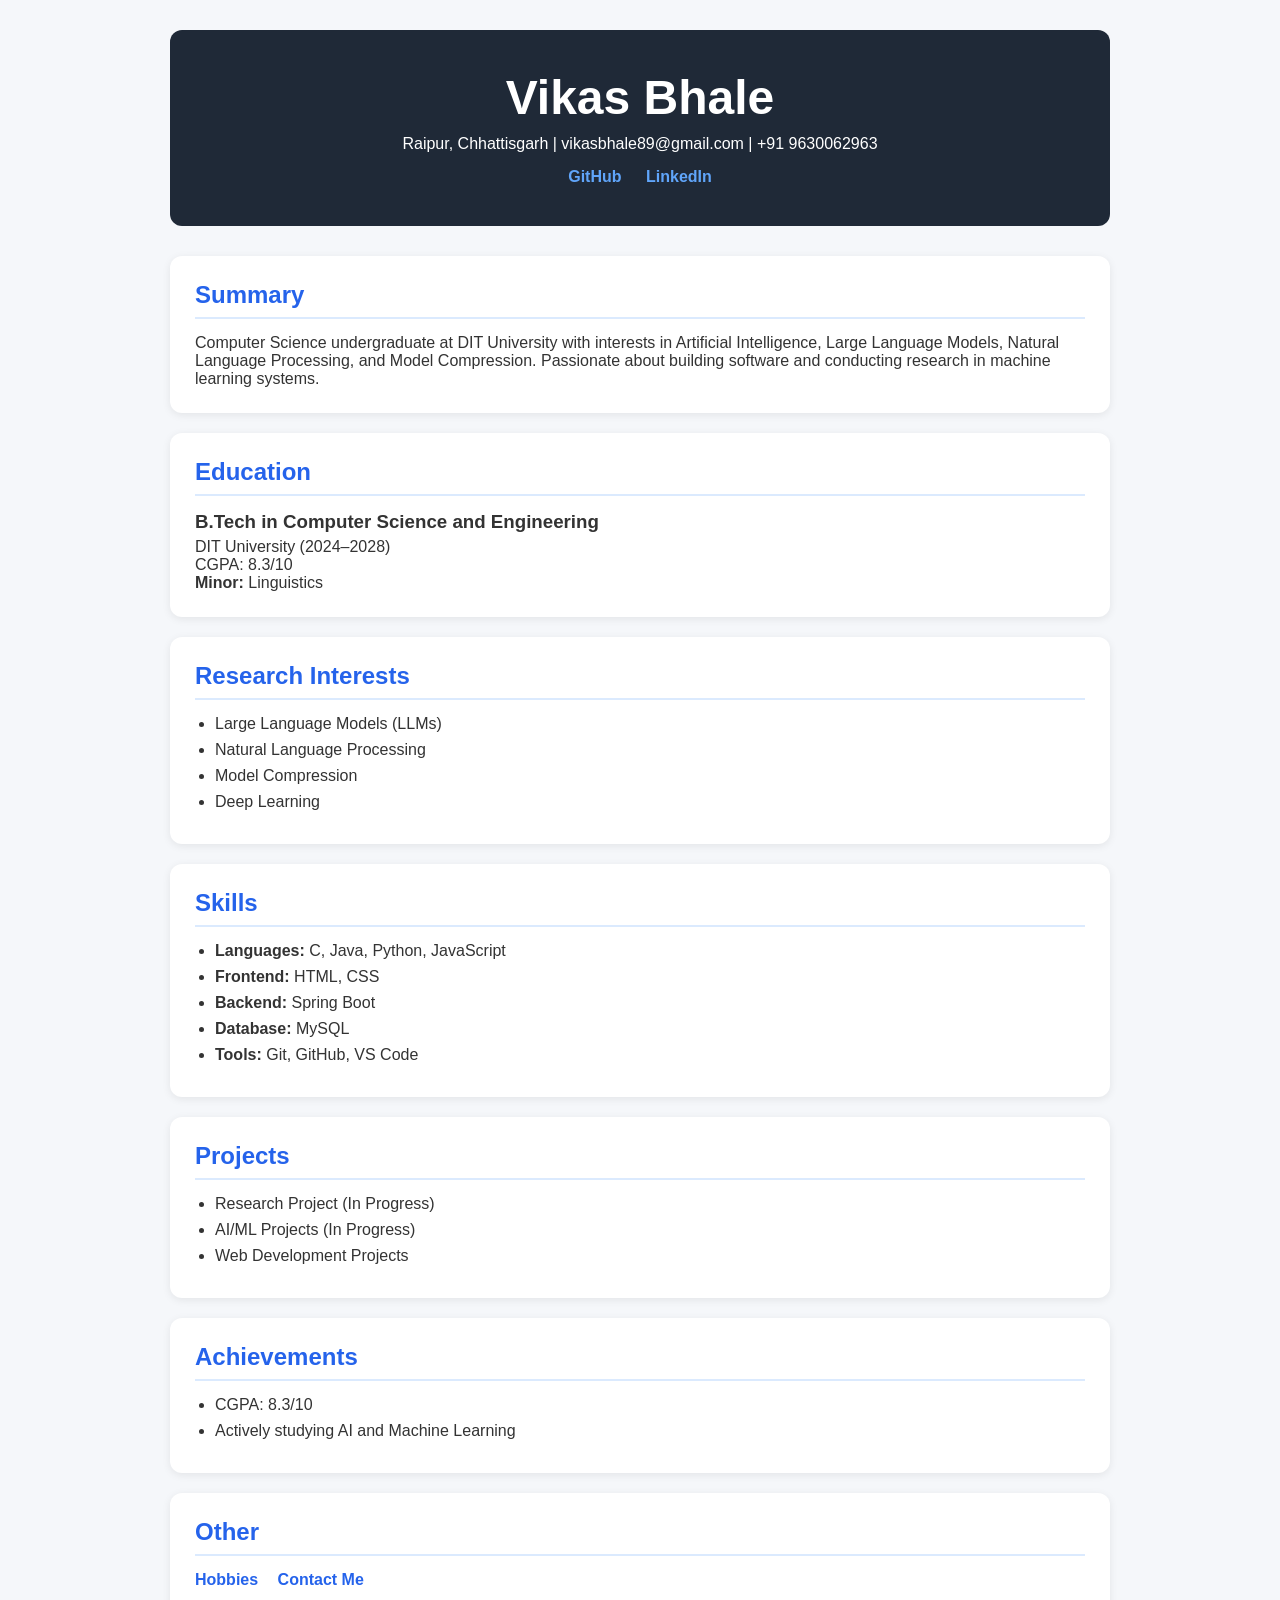
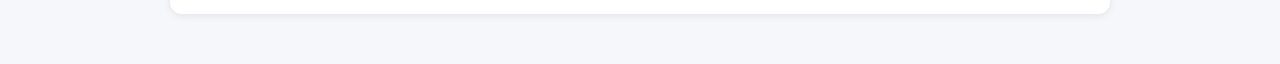
<file: index.html>
<!DOCTYPE html>
<html lang="en">
<head>
    <meta charset="UTF-8">
    <meta name="viewport" content="width=device-width, initial-scale=1.0">
    <title>Vikas Bhale | Resume</title>
    <link rel="stylesheet" href="style.css">
</head>
<body>

<header>
    <h1>Vikas Bhale</h1>

    <p>
        Raipur, Chhattisgarh |
        vikasbhale89@gmail.com |
        +91 9630062963
    </p>

    <nav>
        <a href="https://github.com/vikasbhale89" target="_blank">GitHub</a>
        <a href="https://linkedin.com/in/vikas-bhale-60222b310" target="_blank">LinkedIn</a>
    </nav>
</header>

<main>

<section>
    <h2>Summary</h2>
    <p>
        Computer Science undergraduate at DIT University with interests in
        Artificial Intelligence, Large Language Models, Natural Language
        Processing, and Model Compression. Passionate about building software
        and conducting research in machine learning systems.
    </p>
</section>

<section>
    <h2>Education</h2>

    <article>
        <h3>B.Tech in Computer Science and Engineering</h3>
        <p>DIT University (2024–2028)</p>
        <p>CGPA: 8.3/10</p>
        <p><strong>Minor:</strong> Linguistics</p>
    </article>
</section>

<section>
    <h2>Research Interests</h2>

    <ul>
        <li>Large Language Models (LLMs)</li>
        <li>Natural Language Processing</li>
        <li>Model Compression</li>
        <li>Deep Learning</li>
    </ul>
</section>

<section>
    <h2>Skills</h2>

    <ul>
        <li><strong>Languages:</strong> C, Java, Python, JavaScript</li>
        <li><strong>Frontend:</strong> HTML, CSS</li>
        <li><strong>Backend:</strong> Spring Boot</li>
        <li><strong>Database:</strong> MySQL</li>
        <li><strong>Tools:</strong> Git, GitHub, VS Code</li>
    </ul>
</section>

<section>
    <h2>Projects</h2>

    <ul>
        <li>Research Project (In Progress)</li>
        <li>AI/ML Projects (In Progress)</li>
        <li>Web Development Projects</li>
    </ul>
</section>

<section>
    <h2>Achievements</h2>

    <ul>
        <li>CGPA: 8.3/10</li>
        <li>Actively studying AI and Machine Learning</li>
    </ul>
</section>

<section>
    <h2>Other</h2>

    <a href="hobbies.html">Hobbies</a>
    <a href="contact.html">Contact Me</a>
</section>

</main>

</body>
</html>
</file>
<file: style.css>
* {
    margin: 0;
    padding: 0;
    box-sizing: border-box;
}

body {
    font-family: "Segoe UI", sans-serif;
    background-color: #f5f7fa;
    color: #333;
    max-width: 1000px;
    margin: auto;
    padding: 30px;
}

header {
    text-align: center;
    padding: 40px 20px;
    background: #1f2937;
    color: white;
    border-radius: 12px;
    margin-bottom: 30px;
}

header h1 {
    font-size: 3rem;
    margin-bottom: 10px;
}

header p {
    margin-bottom: 15px;
}

nav a {
    color: #60a5fa;
    text-decoration: none;
    margin: 0 10px;
    font-weight: 600;
}

nav a:hover {
    text-decoration: underline;
}

section {
    background: white;
    padding: 25px;
    margin-bottom: 20px;
    border-radius: 12px;
    box-shadow: 0 2px 8px rgba(0,0,0,0.08);
}

section h2 {
    color: #2563eb;
    margin-bottom: 15px;
    border-bottom: 2px solid #dbeafe;
    padding-bottom: 8px;
}

article h3 {
    margin-bottom: 5px;
}

ul {
    padding-left: 20px;
}

li {
    margin-bottom: 8px;
}

section a {
    text-decoration: none;
    color: #2563eb;
    font-weight: 600;
    margin-right: 15px;
}

section a:hover {
    text-decoration: underline;
}

@media (max-width: 768px) {
    body {
        padding: 15px;
    }

    header h1 {
        font-size: 2rem;
    }
}
</file>
